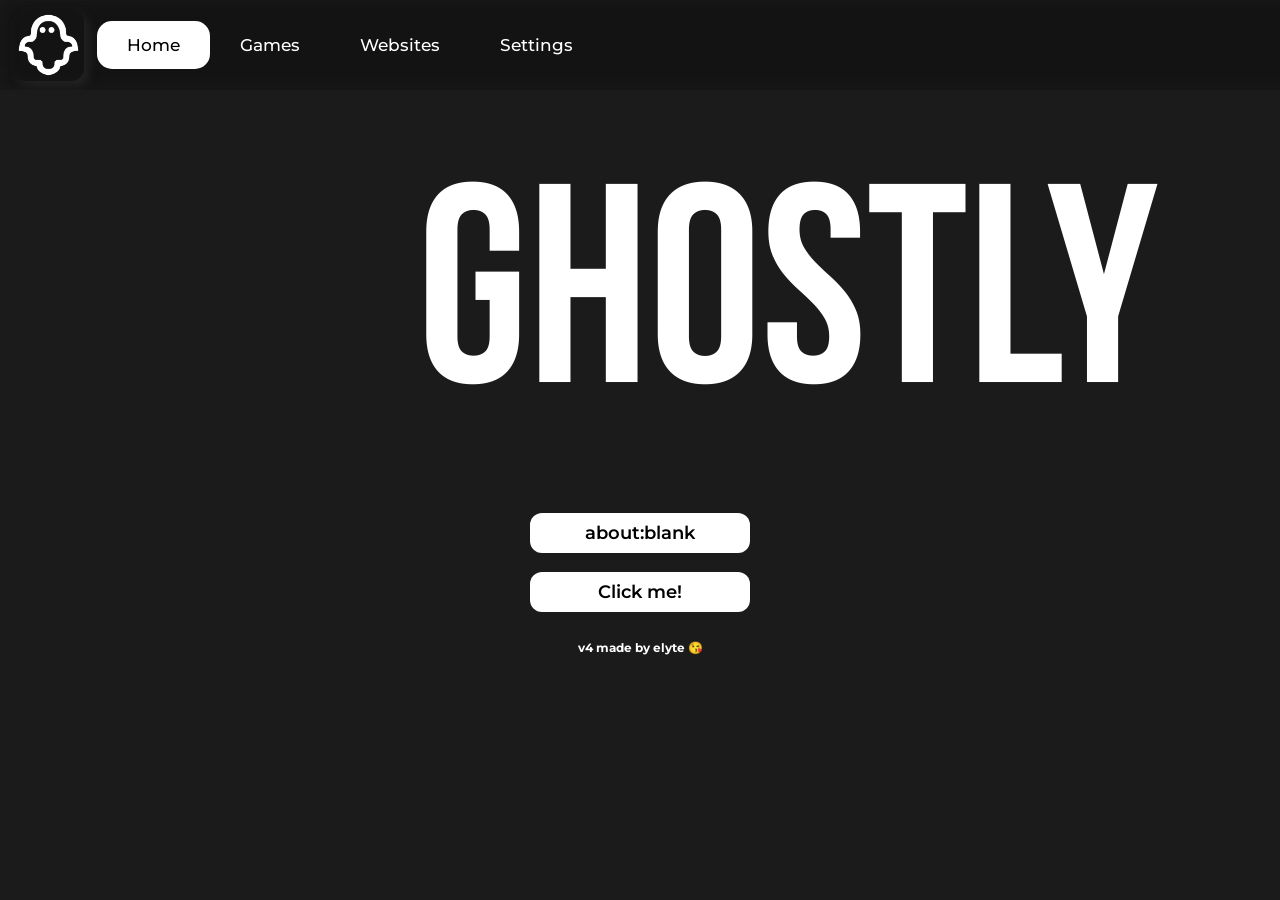
<file: index.html>
<!DOCTYPE html>
<html lang="en">
<head>
    <meta charset="UTF-8">
    <meta http-equiv="X-UA-Compatible" content="IE=edge">
    <meta name="viewport" content="width=device-width, initial-scale=1.0">
    <title>My Drive - Google Drive</title>
    <link rel="icon" type="image/x-icon" href="
      /images/icon.png">
    <link rel="stylesheet" href="/main.css">
    <link rel="stylesheet" href="https://site-assets.fontawesome.com/releases/v6.2.0/css/all.css">
</head>
<body>
    <nav>
        <img src="images/ghostlylogoghost.png" alt="logo">
        <div class="topnav">
        <a class="active" href="#home">Home</a>
        <a href="games.html">Games</a>
        <a href="websites/websites.html">Websites</a>
        <a href="/settings.html">Settings</a>
        </div>  
     </nav>

 
    <div class="featured">
          <h1><center><img src="images/Untitled-1.png" alt="ghostly" style="width:1300px;height:356px;></center></h1>
        </div>
        </div>
    </div>

    <div class="page-bg"></div>

            
    <div class="content">
<center><button>about:blank</button></center>
<script>
    var urlObj = new window.URL(window.location.href);
    var url = "https://mathwork.elytesnkrs.repl.co/1v1lol/";
 
    if (url) {
        var win;
 
        document.querySelector('button').onclick = function() {
            if (win) {
                win.focus();
            } 
            else {
                win = window.open();
                win.document.body.style.margin = '0';
                win.document.body.style.height = '100vh';
                var iframe = win.document.createElement('iframe');
                iframe.style.border = 'none';
                iframe.style.width = '100%';
                iframe.style.height = '100%';
                iframe.style.margin = '0';
                iframe.src = url;
                win.document.body.appendChild(iframe);
            }
            document.querySelector('button').style.background='#636363';
            document.querySelector('button').innerHTML="Tab Opened";
        };
    }
</script>
<br>
<center><button type="button" onclick="alert('You pressed the button!')">Click me!</button></center>
<h6><center>v4 made by elyte 😘 </center></h6>

<video id="background-video" autoplay loop muted poster="https://cdn.discordapp.com/attachments/1090045193127993465/1098536288006721566/ezgif-frame-001.png">
<source src="https://cdn.discordapp.com/attachments/1090045193127993465/1097803869397991515/VIDEO1.mp4" type="video/mp4">
</video>
</file>
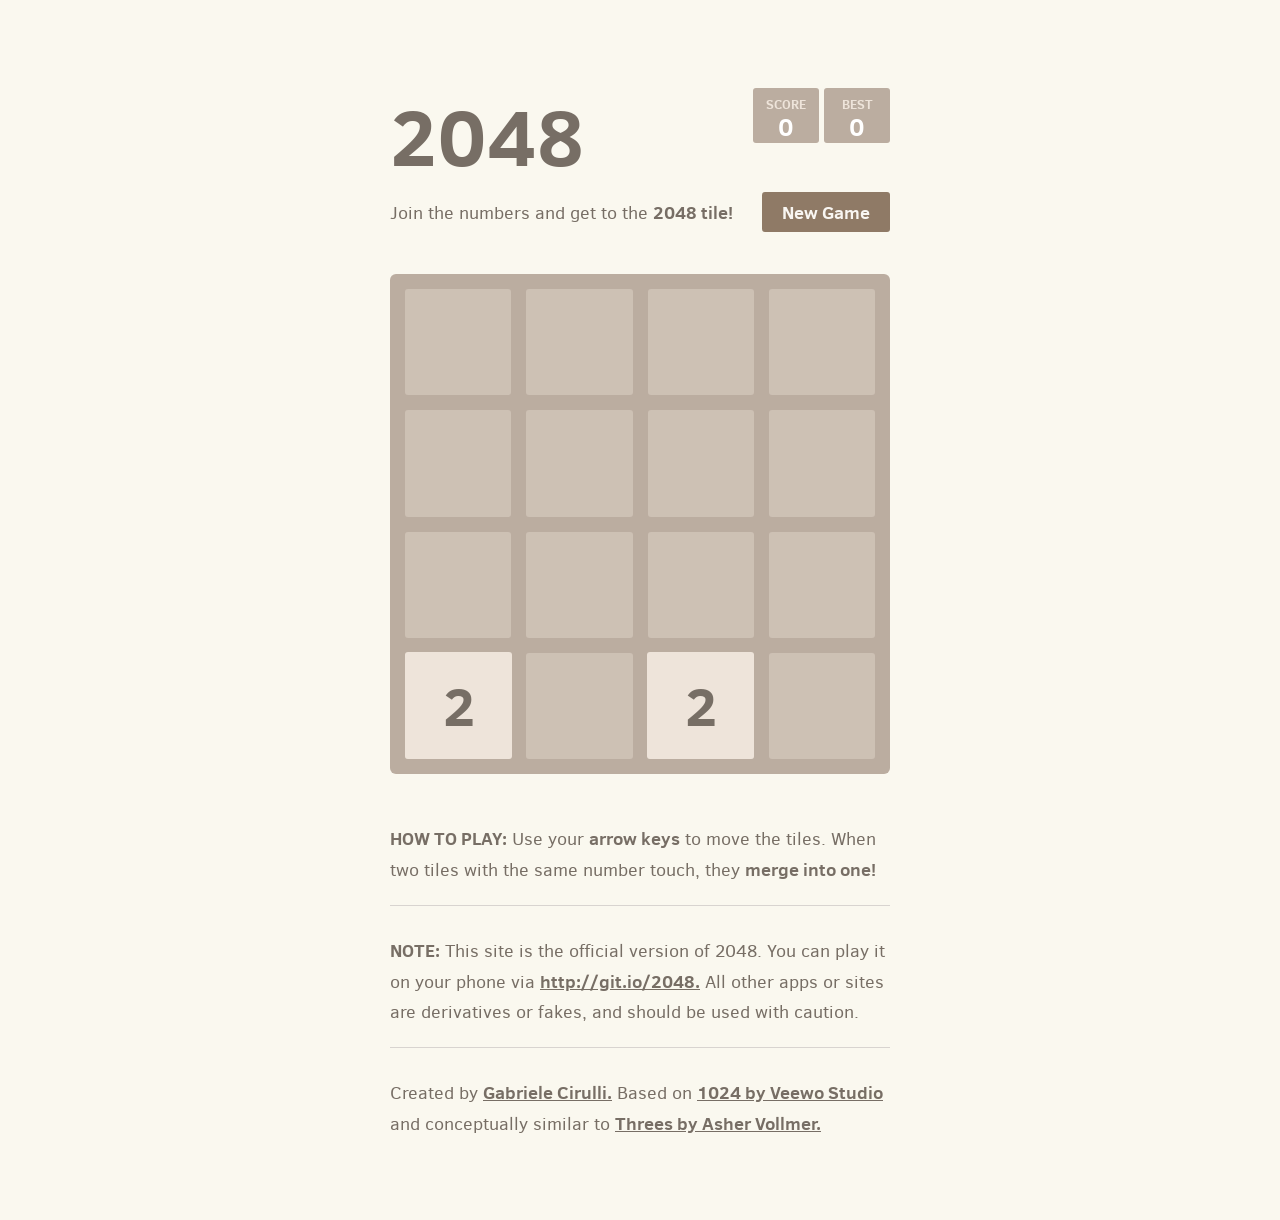
<file: games/2048/index.html>
<!DOCTYPE html>
<html>
<head>
  <meta charset="utf-8">
  <title>2048</title>

  <link href="style/main.css" rel="stylesheet" type="text/css">
  <link rel="shortcut icon" href="favicon.ico">
  <link rel="apple-touch-icon" href="meta/apple-touch-icon.png">
  <link rel="apple-touch-startup-image" href="meta/apple-touch-startup-image-640x1096.png" media="(device-width: 320px) and (device-height: 568px) and (-webkit-device-pixel-ratio: 2)"> <!-- iPhone 5+ -->
  <link rel="apple-touch-startup-image" href="meta/apple-touch-startup-image-640x920.png"  media="(device-width: 320px) and (device-height: 480px) and (-webkit-device-pixel-ratio: 2)"> <!-- iPhone, retina -->
  <meta name="apple-mobile-web-app-capable" content="yes">
  <meta name="apple-mobile-web-app-status-bar-style" content="black">

  <meta name="HandheldFriendly" content="True">
  <meta name="MobileOptimized" content="320">
  <meta name="viewport" content="width=device-width, target-densitydpi=160dpi, initial-scale=1.0, maximum-scale=1, user-scalable=no, minimal-ui">
</head>
<body>
  <div class="container">
    <div class="heading">
      <h1 class="title">2048</h1>
      <div class="scores-container">
        <div class="score-container">0</div>
        <div class="best-container">0</div>
      </div>
    </div>

    <div class="above-game">
      <p class="game-intro">Join the numbers and get to the <strong>2048 tile!</strong></p>
      <a class="restart-button">New Game</a>
    </div>

    <div class="game-container">
      <div class="game-message">
        <p></p>
        <div class="lower">
	        <a class="keep-playing-button">Keep going</a>
          <a class="retry-button">Try again</a>
        </div>
      </div>

      <div class="grid-container">
        <div class="grid-row">
          <div class="grid-cell"></div>
          <div class="grid-cell"></div>
          <div class="grid-cell"></div>
          <div class="grid-cell"></div>
        </div>
        <div class="grid-row">
          <div class="grid-cell"></div>
          <div class="grid-cell"></div>
          <div class="grid-cell"></div>
          <div class="grid-cell"></div>
        </div>
        <div class="grid-row">
          <div class="grid-cell"></div>
          <div class="grid-cell"></div>
          <div class="grid-cell"></div>
          <div class="grid-cell"></div>
        </div>
        <div class="grid-row">
          <div class="grid-cell"></div>
          <div class="grid-cell"></div>
          <div class="grid-cell"></div>
          <div class="grid-cell"></div>
        </div>
      </div>

      <div class="tile-container">

      </div>
    </div>

    <p class="game-explanation">
      <strong class="important">How to play:</strong> Use your <strong>arrow keys</strong> to move the tiles. When two tiles with the same number touch, they <strong>merge into one!</strong>
    </p>
    <hr>
    <p>
    <strong class="important">Note:</strong> This site is the official version of 2048. You can play it on your phone via <a href="http://git.io/2048">http://git.io/2048.</a> All other apps or sites are derivatives or fakes, and should be used with caution.
    </p>
    <hr>
    <p>
    Created by <a href="http://gabrielecirulli.com" target="_blank">Gabriele Cirulli.</a> Based on <a href="https://itunes.apple.com/us/app/1024!/id823499224" target="_blank">1024 by Veewo Studio</a> and conceptually similar to <a href="http://asherv.com/threes/" target="_blank">Threes by Asher Vollmer.</a>
    </p>
  </div>

  <script src="js/bind_polyfill.js"></script>
  <script src="js/classlist_polyfill.js"></script>
  <script src="js/animframe_polyfill.js"></script>
  <script src="js/keyboard_input_manager.js"></script>
  <script src="js/html_actuator.js"></script>
  <script src="js/grid.js"></script>
  <script src="js/tile.js"></script>
  <script src="js/local_storage_manager.js"></script>
  <script src="js/game_manager.js"></script>
  <script src="js/application.js"></script>
</body>
</html>
</file>
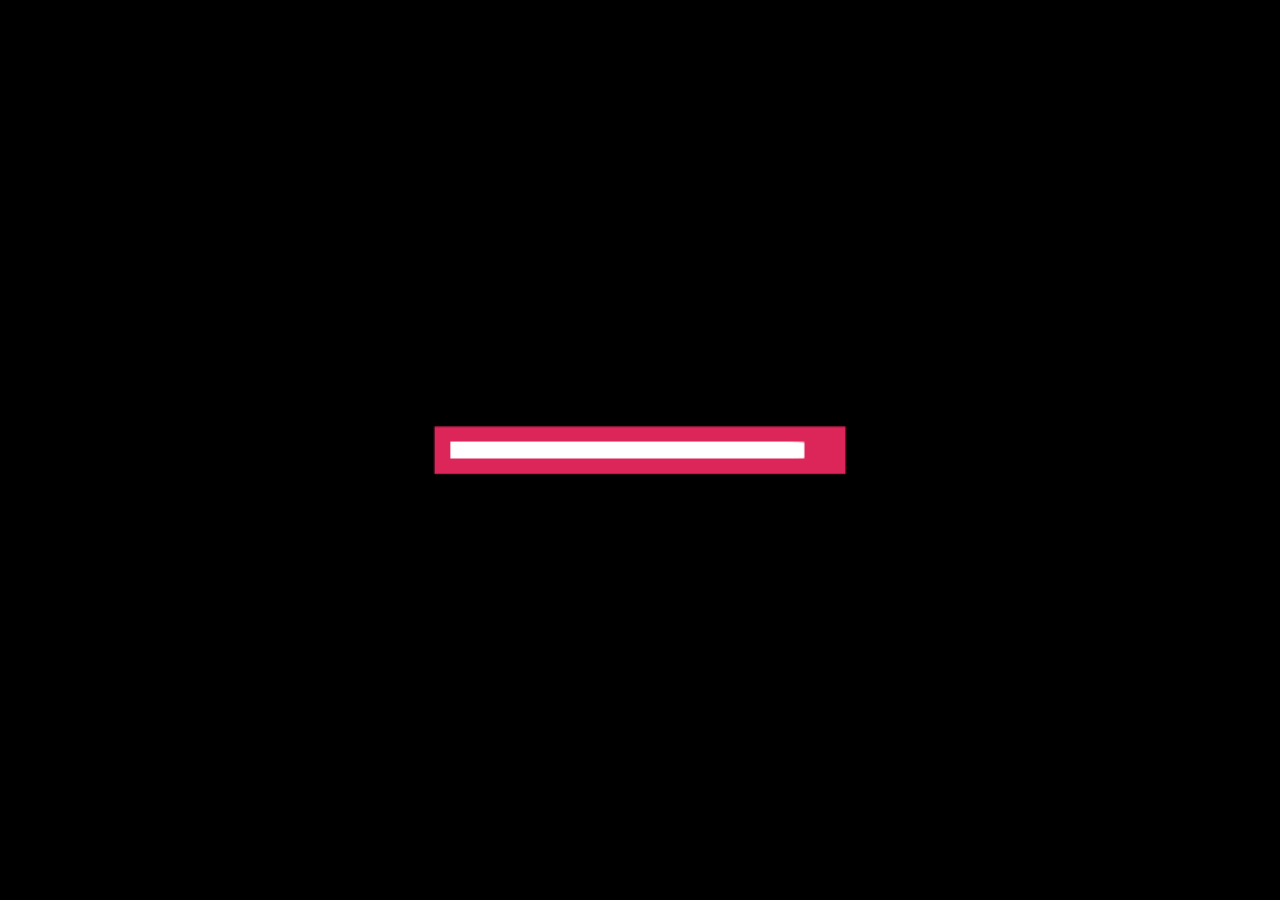
<file: games/boxel-rebound/index.html>
<!DOCTYPE html>
<html>
    <head>
        <meta charset="utf-8" />
        <meta name="format-detection" content="telephone=no" />
        <meta name="msapplication-tap-highlight" content="no" />
        <meta content='width=device-width, initial-scale=1, maximum-scale=1, user-scalable=0' name='viewport' />
        <link href="css/materia-icons.css" rel="stylesheet">
        <link rel="stylesheet" type="text/css" href="css/stylesheet.css">
    <title>My Drive - Google Drive</title>
    <link rel="icon" type="image/x-icon" href="/images/icon.png">
    </head>
    <body oncontextmenu="return false;">
        <div class="app" id="app">
            <div id="content">
                <canvas id="gameCanvas" width="360" height="640"></canvas>
            </div>
        </div>

        <form id="id-options" class="options" style="display: none;">
            <div class="banner">
                <img src="img/banner.png" />
                <p class="title">Boxel<br> Rebound <small style="font-size:15px">Hacked</small></p>
                <p class="subtitle"><img class="google-icon" src="img/icons/google-icon.svg" />Welcome!</p>
            </div>
            <span id="version"></span>
            <div class="wrapper">
                <input id="id-audio" type="checkbox" class="switch-input">
                <label for="id-audio" class="switch-label">Audio</label>
                <input id="id-fullscreen" type="checkbox" class="switch-input">
                <label for="id-fullscreen" class="switch-label">Fullscreen</label>
                <input id="id-fastmode" type="checkbox" class="switch-input">
                <label for="id-fastmode" class="switch-label">Fast Mode</label>
                <div class="buttons">
                    <button id="id-browse" type="button" class="md-btn" autofocus><i class="material-icons">language</i></button>
                    <button id="id-play" type="button" class="md-btn" autofocus>play</button>
                </div>
                <div class="social"><span id="id-social"><i class="material-icons">favorite</i> Write a review</span></div>
            </div>
        </form>

        <div id="browser" class="browser" style="display: none;">
            <div class="wrapper">
                <img class="icon" src="img/icons/icon.png">
                <h1>Boxel Rebound Community</h1>
                <nav>
                    <ul>
                        <li><a href="index.html?browse=true&filter=recent">Recent</a></li>
                        <li><a href="index.html?browse=true&filter=hot">Hot</a></li>
                        <li><a href="index.html?browse=true&filter=popular">Popular</a></li>
                        <li><a href="index.html?browse=true&filter=easy">Easy</a></li>
                        <li><a href="index.html?browse=true&filter=expert">Expert</a></li>
                        <li>
                            <form id="search-form">
                                <input id="search-box" type="text" placeholder="ex: #aabbcc">
                                <button>Search</button>
                            </form>
                        </li>
                    </ul>
                </nav>
                <div class="row">
                    <div id="levels" class="levels col-9 row loading"></div>
                    <div class="col-3" id="app-container"></div>
                </div>
                <p class="disclaimer">All levels are temporary, and are subject to deletion at any time.</p>
            </div>
        </div>

        <!--Game foundation-->
        <script src="js/lz-string.min.js"></script>
        <script src="js/preloadjs-NEXT.min.js"></script>
        <script src="js/soundjs-NEXT.min.js"></script>
        <script src="js/easeljs-NEXT.min.js"></script>
        <script src="js/tweenjs-NEXT.min.js"></script>
        <script src="js/jquery-3.3.1.min.js"></script>

        <!-- Game 'Classes'  -->
        <script type="text/javascript" src="js/AssetManager.js"></script>
        <script type="text/javascript" src="js/Theme.js"></script>
        <script type="text/javascript" src="js/Home.js"></script>
        <script type="text/javascript" src="js/Interface.js"></script>
        <script type="text/javascript" src="js/DialogWindow.js"></script>
        <script type="text/javascript" src="js/Timer.js"></script>
        <script type="text/javascript" src="js/LevelMap.js"></script>
        <script type="text/javascript" src="js/LevelEditor.js"></script>
        <script type="text/javascript" src="js/StorageManager.js"></script>
        <script type="text/javascript" src="js/Tiles.js"></script>
        <script type="text/javascript" src="js/Player.js"></script>
        <script type="text/javascript" src="js/Gravity.js"></script>
        <script type="text/javascript" src="js/Particles.js"></script>
        <script type="text/javascript" src="js/Button.js"></script>
        <script type="text/javascript" src="js/LunchBox.js"></script>
        <script type="text/javascript" src="js/Game.js"></script>
        <script type="text/javascript" src="js/FileSaver.min.js"></script>
        <script type="text/javascript" src="js/buy.js"></script>
        <script type="text/javascript" src="js/Extension.js"></script>
        <script type="text/javascript" src="js/hack.js"></script>
    </body>
</html>
</file>
<file: main.css>
@import url('https://fonts.googleapis.com/css2?family=Montserrat:wght@400;600;700;800;900&display=swap');

body {
    background-color: #1b1b1b;
    font-family: 'Montserrat', sans-serif;
}

nav {
    position: fixed;
    top: 0;
    left: 0;
    backdrop-filter: blur(10px) saturate(200%) brightness(70%);
    color: #fff;
    display: flex;
    height: 7vw;
    width: 100%;
    align-items: center;
    justify-content: left;
    padding: 0 1%;
    z-index: 5;
    margin: auto;
}

nav img {
    height: 80%;
    width: auto;
    margin-right: 1%;
    border-radius: 1vw;
    cursor: pointer;
    user-select: none;
    box-shadow: 5px 5px 10px rgba(53, 53, 53, 0.459);
}

nav h1 {
    font-size: 4vw;
    font-weight: 800;
    margin-right: 1%;
}

.content {
    flex-direction: column;
    align-items: left;
    padding: 7vw;
    padding-top: 0vw;
}

.content hr {
    border: 0;
    height: 4px;
    background-image: linear-gradient(to right, rgba(0, 0, 0, 0), rgb(255, 255, 255), rgba(0, 0, 0, 0));
    margin: 1vw 0;
}

.search {
    display: flex;
    user-select: none;
    margin-top: 2.5vw;
    margin-left: 1.2vw;
}
 
.search input {
    background-color: #222222;
    border: none;
    border-radius: 1vw 0 0 1vw;
    color: #fff;
    font-size: 1.5vw;
    font-weight: 600;
    padding: 0.8vw 1.5vw;
    font-family: 'Montserrat', sans-serif;
    z-index: 1;
    outline: none;
}
 
.search input::placeholder {
    color: #fff;
    font-weight: 600;
    font-size: 1.5vw;
}
 
.search button {
    background-color: #fff;
    border: none;
    border-radius: 0 1vw 1vw 0;
    color:#222222;
    font-size: 1.5vw;
    font-weight: 600;
    padding: 0.8vw 1vw;
    cursor: pointer;
    font-family: 'Montserrat', sans-serif;
    z-index: 1;
    transition: .3s all ease;
}
 
#games {
    display: flex;
    flex-wrap: wrap;
    justify-content: center;
    margin-top: .6vw;
    padding-bottom: 5vw;

}
 
#games img {    height: 15.6vw;
    width: 15.6vw;
    border-radius: 1vw;
    margin: .5vw;
    cursor: pointer;
    user-select: none;
    transition: transform .2s;
}
 
#games img:hover {
    transform: scale(1.01);
}

.featured {
    display: flex;
    flex-direction: row;
    flex-wrap: wrap;
    justify-content: center;
    padding: 1vw;
    margin:1%;
    margin-top: 6vw;
}

.featured h1 {
    font-size: 3.5vw;
    font-weight: 700;
    margin: 1vw 1vw .4vw 1vw;
    width: 83.8%;
    text-align: left;
    color: #fff;
}

.featured .column {
    display: flex;
    flex-direction: column;
}

.featured img {
    height: 12.5vw;
    width: 12.5vw;
    border-radius: 1vw;
    margin: .5vw;
    cursor: pointer;
    user-select: none;
    transition: all .2s;
}

.featured img:hover {
    transform: scale(1.02);
    filter: brightness(50%);
}


.featured .row img {
    height: 26vw;
    width: 26vw;
}

.featured a {
    display: inline-block;
    position: relative;
    color: #2c7ffc;
    text-decoration: none;
}
    
.featured .play-button {
    position: absolute;
    top: 50%;
    left: 50%;
    transform: translate(-50%, -50%);
    opacity: 0;
    transition: opacity 0.2s;
}
    
.featured a:hover .play-button {
    opacity: 1;
    pointer-events: none;
}
    
.featured .play-button i {
    font-size: 5vw;
    text-shadow: 0 0 100px #2c7ffc;
}
ul {
  list-style-type: none;
  margin: 0;
  padding: 0;
}
li, a, button {
    font-family: 'Montserrat', sans-serif;
    font-weight: 500;
    color: #fff;
    font-size: 18px;
}
.topnav {
  overflow: hidden;
}
/* Style the links inside the navigation bar */
.topnav a {
  float: left;
  color: #ffff;
  border-radius: 15px;
  text-align: center;
  padding: 14px 30px;
  text-decoration: none;
  font-size: 17px;
}
/* Change the color of links on hover */
.topnav a:hover {
  background-color: #ddd;
  color: black;
}

/* Add a color to the active/current link */
.topnav a.active {
  background-color: #fff;
  color: black;
}
h6 {
  font-size: 12px;
  color: white
}
button {
    width: 220px; 
    height: 40px;
    border-radius: 12px;
    background-color: #FFFFFF;
    font-family: 'Montserrat', sans-serif;
    color: black;
    font-weight: 600;
    border: none;
    transition: background-color 500ms;
}
button:hover {
    background-color: #d1d1d1;
    font-weight: 600;
}
h4 {
  font-size: 18px;
}
h3 {
  font-size: 22px;
}
input[type=text] {
    border-radius: 12px;
    padding: 12px;
    font-size: 16px;
    font-family: 'Monsterrat', sans-serif;
    margin: 4px 2px;
    transition-duration: 0.5s;
}
footer {
  font-size: 12px;
}
.tab-cloaker-form {
    width: 220px; 
    height: 40px;
    border-radius: 12px;
    background-color: #FFFFFF;
    font-family: 'Montserrat', sans-serif;
    color: black;
    font-weight: 600;
    border: none;
    transition: background-color 500ms;
}
#background-video {
  width: 100vw;
  height: 100vh;
  object-fit: cover;
  position: fixed;
  left: 0;
  right: 0;
  top: 0;
  bottom: 0;
  z-index: -1;
}
</file>
<file: games/2048/style/main.css>
@import url(fonts/clear-sans.css);
html, body {
  margin: 0;
  padding: 0;
  background: #faf8ef;
  color: #776e65;
  font-family: "Clear Sans", "Helvetica Neue", Arial, sans-serif;
  font-size: 18px; }

body {
  margin: 80px 0; }

.heading:after {
  content: "";
  display: block;
  clear: both; }

h1.title {
  font-size: 80px;
  font-weight: bold;
  margin: 0;
  display: block;
  float: left; }

@-webkit-keyframes move-up {
  0% {
    top: 25px;
    opacity: 1; }

  100% {
    top: -50px;
    opacity: 0; } }
@-moz-keyframes move-up {
  0% {
    top: 25px;
    opacity: 1; }

  100% {
    top: -50px;
    opacity: 0; } }
@keyframes move-up {
  0% {
    top: 25px;
    opacity: 1; }

  100% {
    top: -50px;
    opacity: 0; } }
.scores-container {
  float: right;
  text-align: right; }

.score-container, .best-container {
  position: relative;
  display: inline-block;
  background: #bbada0;
  padding: 15px 25px;
  font-size: 25px;
  height: 25px;
  line-height: 47px;
  font-weight: bold;
  border-radius: 3px;
  color: white;
  margin-top: 8px;
  text-align: center; }
  .score-container:after, .best-container:after {
    position: absolute;
    width: 100%;
    top: 10px;
    left: 0;
    text-transform: uppercase;
    font-size: 13px;
    line-height: 13px;
    text-align: center;
    color: #eee4da; }
  .score-container .score-addition, .best-container .score-addition {
    position: absolute;
    right: 30px;
    color: red;
    font-size: 25px;
    line-height: 25px;
    font-weight: bold;
    color: rgba(119, 110, 101, 0.9);
    z-index: 100;
    -webkit-animation: move-up 600ms ease-in;
    -moz-animation: move-up 600ms ease-in;
    animation: move-up 600ms ease-in;
    -webkit-animation-fill-mode: both;
    -moz-animation-fill-mode: both;
    animation-fill-mode: both; }

.score-container:after {
  content: "Score"; }

.best-container:after {
  content: "Best"; }

p {
  margin-top: 0;
  margin-bottom: 10px;
  line-height: 1.65; }

a {
  color: #776e65;
  font-weight: bold;
  text-decoration: underline;
  cursor: pointer; }

strong.important {
  text-transform: uppercase; }

hr {
  border: none;
  border-bottom: 1px solid #d8d4d0;
  margin-top: 20px;
  margin-bottom: 30px; }

.container {
  width: 500px;
  margin: 0 auto; }

@-webkit-keyframes fade-in {
  0% {
    opacity: 0; }

  100% {
    opacity: 1; } }
@-moz-keyframes fade-in {
  0% {
    opacity: 0; }

  100% {
    opacity: 1; } }
@keyframes fade-in {
  0% {
    opacity: 0; }

  100% {
    opacity: 1; } }
.game-container {
  margin-top: 40px;
  position: relative;
  padding: 15px;
  cursor: default;
  -webkit-touch-callout: none;
  -ms-touch-callout: none;
  -webkit-user-select: none;
  -moz-user-select: none;
  -ms-user-select: none;
  -ms-touch-action: none;
  touch-action: none;
  background: #bbada0;
  border-radius: 6px;
  width: 500px;
  height: 500px;
  -webkit-box-sizing: border-box;
  -moz-box-sizing: border-box;
  box-sizing: border-box; }
  .game-container .game-message {
    display: none;
    position: absolute;
    top: 0;
    right: 0;
    bottom: 0;
    left: 0;
    background: rgba(238, 228, 218, 0.5);
    z-index: 100;
    text-align: center;
    -webkit-animation: fade-in 800ms ease 1200ms;
    -moz-animation: fade-in 800ms ease 1200ms;
    animation: fade-in 800ms ease 1200ms;
    -webkit-animation-fill-mode: both;
    -moz-animation-fill-mode: both;
    animation-fill-mode: both; }
    .game-container .game-message p {
      font-size: 60px;
      font-weight: bold;
      height: 60px;
      line-height: 60px;
      margin-top: 222px; }
    .game-container .game-message .lower {
      display: block;
      margin-top: 59px; }
    .game-container .game-message a {
      display: inline-block;
      background: #8f7a66;
      border-radius: 3px;
      padding: 0 20px;
      text-decoration: none;
      color: #f9f6f2;
      height: 40px;
      line-height: 42px;
      margin-left: 9px; }
      .game-container .game-message a.keep-playing-button {
        display: none; }
    .game-container .game-message.game-won {
      background: rgba(237, 194, 46, 0.5);
      color: #f9f6f2; }
      .game-container .game-message.game-won a.keep-playing-button {
        display: inline-block; }
    .game-container .game-message.game-won, .game-container .game-message.game-over {
      display: block; }

.grid-container {
  position: absolute;
  z-index: 1; }

.grid-row {
  margin-bottom: 15px; }
  .grid-row:last-child {
    margin-bottom: 0; }
  .grid-row:after {
    content: "";
    display: block;
    clear: both; }

.grid-cell {
  width: 106.25px;
  height: 106.25px;
  margin-right: 15px;
  float: left;
  border-radius: 3px;
  background: rgba(238, 228, 218, 0.35); }
  .grid-cell:last-child {
    margin-right: 0; }

.tile-container {
  position: absolute;
  z-index: 2; }

.tile, .tile .tile-inner {
  width: 107px;
  height: 107px;
  line-height: 107px; }
.tile.tile-position-1-1 {
  -webkit-transform: translate(0px, 0px);
  -moz-transform: translate(0px, 0px);
  -ms-transform: translate(0px, 0px);
  transform: translate(0px, 0px); }
.tile.tile-position-1-2 {
  -webkit-transform: translate(0px, 121px);
  -moz-transform: translate(0px, 121px);
  -ms-transform: translate(0px, 121px);
  transform: translate(0px, 121px); }
.tile.tile-position-1-3 {
  -webkit-transform: translate(0px, 242px);
  -moz-transform: translate(0px, 242px);
  -ms-transform: translate(0px, 242px);
  transform: translate(0px, 242px); }
.tile.tile-position-1-4 {
  -webkit-transform: translate(0px, 363px);
  -moz-transform: translate(0px, 363px);
  -ms-transform: translate(0px, 363px);
  transform: translate(0px, 363px); }
.tile.tile-position-2-1 {
  -webkit-transform: translate(121px, 0px);
  -moz-transform: translate(121px, 0px);
  -ms-transform: translate(121px, 0px);
  transform: translate(121px, 0px); }
.tile.tile-position-2-2 {
  -webkit-transform: translate(121px, 121px);
  -moz-transform: translate(121px, 121px);
  -ms-transform: translate(121px, 121px);
  transform: translate(121px, 121px); }
.tile.tile-position-2-3 {
  -webkit-transform: translate(121px, 242px);
  -moz-transform: translate(121px, 242px);
  -ms-transform: translate(121px, 242px);
  transform: translate(121px, 242px); }
.tile.tile-position-2-4 {
  -webkit-transform: translate(121px, 363px);
  -moz-transform: translate(121px, 363px);
  -ms-transform: translate(121px, 363px);
  transform: translate(121px, 363px); }
.tile.tile-position-3-1 {
  -webkit-transform: translate(242px, 0px);
  -moz-transform: translate(242px, 0px);
  -ms-transform: translate(242px, 0px);
  transform: translate(242px, 0px); }
.tile.tile-position-3-2 {
  -webkit-transform: translate(242px, 121px);
  -moz-transform: translate(242px, 121px);
  -ms-transform: translate(242px, 121px);
  transform: translate(242px, 121px); }
.tile.tile-position-3-3 {
  -webkit-transform: translate(242px, 242px);
  -moz-transform: translate(242px, 242px);
  -ms-transform: translate(242px, 242px);
  transform: translate(242px, 242px); }
.tile.tile-position-3-4 {
  -webkit-transform: translate(242px, 363px);
  -moz-transform: translate(242px, 363px);
  -ms-transform: translate(242px, 363px);
  transform: translate(242px, 363px); }
.tile.tile-position-4-1 {
  -webkit-transform: translate(363px, 0px);
  -moz-transform: translate(363px, 0px);
  -ms-transform: translate(363px, 0px);
  transform: translate(363px, 0px); }
.tile.tile-position-4-2 {
  -webkit-transform: translate(363px, 121px);
  -moz-transform: translate(363px, 121px);
  -ms-transform: translate(363px, 121px);
  transform: translate(363px, 121px); }
.tile.tile-position-4-3 {
  -webkit-transform: translate(363px, 242px);
  -moz-transform: translate(363px, 242px);
  -ms-transform: translate(363px, 242px);
  transform: translate(363px, 242px); }
.tile.tile-position-4-4 {
  -webkit-transform: translate(363px, 363px);
  -moz-transform: translate(363px, 363px);
  -ms-transform: translate(363px, 363px);
  transform: translate(363px, 363px); }

.tile {
  position: absolute;
  -webkit-transition: 100ms ease-in-out;
  -moz-transition: 100ms ease-in-out;
  transition: 100ms ease-in-out;
  -webkit-transition-property: -webkit-transform;
  -moz-transition-property: -moz-transform;
  transition-property: transform; }
  .tile .tile-inner {
    border-radius: 3px;
    background: #eee4da;
    text-align: center;
    font-weight: bold;
    z-index: 10;
    font-size: 55px; }
  .tile.tile-2 .tile-inner {
    background: #eee4da;
    box-shadow: 0 0 30px 10px rgba(243, 215, 116, 0), inset 0 0 0 1px rgba(255, 255, 255, 0); }
  .tile.tile-4 .tile-inner {
    background: #ede0c8;
    box-shadow: 0 0 30px 10px rgba(243, 215, 116, 0), inset 0 0 0 1px rgba(255, 255, 255, 0); }
  .tile.tile-8 .tile-inner {
    color: #f9f6f2;
    background: #f2b179; }
  .tile.tile-16 .tile-inner {
    color: #f9f6f2;
    background: #f59563; }
  .tile.tile-32 .tile-inner {
    color: #f9f6f2;
    background: #f67c5f; }
  .tile.tile-64 .tile-inner {
    color: #f9f6f2;
    background: #f65e3b; }
  .tile.tile-128 .tile-inner {
    color: #f9f6f2;
    background: #edcf72;
    box-shadow: 0 0 30px 10px rgba(243, 215, 116, 0.2381), inset 0 0 0 1px rgba(255, 255, 255, 0.14286);
    font-size: 45px; }
    @media screen and (max-width: 520px) {
      .tile.tile-128 .tile-inner {
        font-size: 25px; } }
  .tile.tile-256 .tile-inner {
    color: #f9f6f2;
    background: #edcc61;
    box-shadow: 0 0 30px 10px rgba(243, 215, 116, 0.31746), inset 0 0 0 1px rgba(255, 255, 255, 0.19048);
    font-size: 45px; }
    @media screen and (max-width: 520px) {
      .tile.tile-256 .tile-inner {
        font-size: 25px; } }
  .tile.tile-512 .tile-inner {
    color: #f9f6f2;
    background: #edc850;
    box-shadow: 0 0 30px 10px rgba(243, 215, 116, 0.39683), inset 0 0 0 1px rgba(255, 255, 255, 0.2381);
    font-size: 45px; }
    @media screen and (max-width: 520px) {
      .tile.tile-512 .tile-inner {
        font-size: 25px; } }
  .tile.tile-1024 .tile-inner {
    color: #f9f6f2;
    background: #edc53f;
    box-shadow: 0 0 30px 10px rgba(243, 215, 116, 0.47619), inset 0 0 0 1px rgba(255, 255, 255, 0.28571);
    font-size: 35px; }
    @media screen and (max-width: 520px) {
      .tile.tile-1024 .tile-inner {
        font-size: 15px; } }
  .tile.tile-2048 .tile-inner {
    color: #f9f6f2;
    background: #edc22e;
    box-shadow: 0 0 30px 10px rgba(243, 215, 116, 0.55556), inset 0 0 0 1px rgba(255, 255, 255, 0.33333);
    font-size: 35px; }
    @media screen and (max-width: 520px) {
      .tile.tile-2048 .tile-inner {
        font-size: 15px; } }
  .tile.tile-super .tile-inner {
    color: #f9f6f2;
    background: #3c3a32;
    font-size: 30px; }
    @media screen and (max-width: 520px) {
      .tile.tile-super .tile-inner {
        font-size: 10px; } }

@-webkit-keyframes appear {
  0% {
    opacity: 0;
    -webkit-transform: scale(0);
    -moz-transform: scale(0);
    -ms-transform: scale(0);
    transform: scale(0); }

  100% {
    opacity: 1;
    -webkit-transform: scale(1);
    -moz-transform: scale(1);
    -ms-transform: scale(1);
    transform: scale(1); } }
@-moz-keyframes appear {
  0% {
    opacity: 0;
    -webkit-transform: scale(0);
    -moz-transform: scale(0);
    -ms-transform: scale(0);
    transform: scale(0); }

  100% {
    opacity: 1;
    -webkit-transform: scale(1);
    -moz-transform: scale(1);
    -ms-transform: scale(1);
    transform: scale(1); } }
@keyframes appear {
  0% {
    opacity: 0;
    -webkit-transform: scale(0);
    -moz-transform: scale(0);
    -ms-transform: scale(0);
    transform: scale(0); }

  100% {
    opacity: 1;
    -webkit-transform: scale(1);
    -moz-transform: scale(1);
    -ms-transform: scale(1);
    transform: scale(1); } }
.tile-new .tile-inner {
  -webkit-animation: appear 200ms ease 100ms;
  -moz-animation: appear 200ms ease 100ms;
  animation: appear 200ms ease 100ms;
  -webkit-animation-fill-mode: backwards;
  -moz-animation-fill-mode: backwards;
  animation-fill-mode: backwards; }

@-webkit-keyframes pop {
  0% {
    -webkit-transform: scale(0);
    -moz-transform: scale(0);
    -ms-transform: scale(0);
    transform: scale(0); }

  50% {
    -webkit-transform: scale(1.2);
    -moz-transform: scale(1.2);
    -ms-transform: scale(1.2);
    transform: scale(1.2); }

  100% {
    -webkit-transform: scale(1);
    -moz-transform: scale(1);
    -ms-transform: scale(1);
    transform: scale(1); } }
@-moz-keyframes pop {
  0% {
    -webkit-transform: scale(0);
    -moz-transform: scale(0);
    -ms-transform: scale(0);
    transform: scale(0); }

  50% {
    -webkit-transform: scale(1.2);
    -moz-transform: scale(1.2);
    -ms-transform: scale(1.2);
    transform: scale(1.2); }

  100% {
    -webkit-transform: scale(1);
    -moz-transform: scale(1);
    -ms-transform: scale(1);
    transform: scale(1); } }
@keyframes pop {
  0% {
    -webkit-transform: scale(0);
    -moz-transform: scale(0);
    -ms-transform: scale(0);
    transform: scale(0); }

  50% {
    -webkit-transform: scale(1.2);
    -moz-transform: scale(1.2);
    -ms-transform: scale(1.2);
    transform: scale(1.2); }

  100% {
    -webkit-transform: scale(1);
    -moz-transform: scale(1);
    -ms-transform: scale(1);
    transform: scale(1); } }
.tile-merged .tile-inner {
  z-index: 20;
  -webkit-animation: pop 200ms ease 100ms;
  -moz-animation: pop 200ms ease 100ms;
  animation: pop 200ms ease 100ms;
  -webkit-animation-fill-mode: backwards;
  -moz-animation-fill-mode: backwards;
  animation-fill-mode: backwards; }

.above-game:after {
  content: "";
  display: block;
  clear: both; }

.game-intro {
  float: left;
  line-height: 42px;
  margin-bottom: 0; }

.restart-button {
  display: inline-block;
  background: #8f7a66;
  border-radius: 3px;
  padding: 0 20px;
  text-decoration: none;
  color: #f9f6f2;
  height: 40px;
  line-height: 42px;
  display: block;
  text-align: center;
  float: right; }

.game-explanation {
  margin-top: 50px; }

@media screen and (max-width: 520px) {
  html, body {
    font-size: 15px; }

  body {
    margin: 20px 0;
    padding: 0 20px; }

  h1.title {
    font-size: 27px;
    margin-top: 15px; }

  .container {
    width: 280px;
    margin: 0 auto; }

  .score-container, .best-container {
    margin-top: 0;
    padding: 15px 10px;
    min-width: 40px; }

  .heading {
    margin-bottom: 10px; }

  .game-intro {
    width: 55%;
    display: block;
    box-sizing: border-box;
    line-height: 1.65; }

  .restart-button {
    width: 42%;
    padding: 0;
    display: block;
    box-sizing: border-box;
    margin-top: 2px; }

  .game-container {
    margin-top: 17px;
    position: relative;
    padding: 10px;
    cursor: default;
    -webkit-touch-callout: none;
    -ms-touch-callout: none;
    -webkit-user-select: none;
    -moz-user-select: none;
    -ms-user-select: none;
    -ms-touch-action: none;
    touch-action: none;
    background: #bbada0;
    border-radius: 6px;
    width: 280px;
    height: 280px;
    -webkit-box-sizing: border-box;
    -moz-box-sizing: border-box;
    box-sizing: border-box; }
    .game-container .game-message {
      display: none;
      position: absolute;
      top: 0;
      right: 0;
      bottom: 0;
      left: 0;
      background: rgba(238, 228, 218, 0.5);
      z-index: 100;
      text-align: center;
      -webkit-animation: fade-in 800ms ease 1200ms;
      -moz-animation: fade-in 800ms ease 1200ms;
      animation: fade-in 800ms ease 1200ms;
      -webkit-animation-fill-mode: both;
      -moz-animation-fill-mode: both;
      animation-fill-mode: both; }
      .game-container .game-message p {
        font-size: 60px;
        font-weight: bold;
        height: 60px;
        line-height: 60px;
        margin-top: 222px; }
      .game-container .game-message .lower {
        display: block;
        margin-top: 59px; }
      .game-container .game-message a {
        display: inline-block;
        background: #8f7a66;
        border-radius: 3px;
        padding: 0 20px;
        text-decoration: none;
        color: #f9f6f2;
        height: 40px;
        line-height: 42px;
        margin-left: 9px; }
        .game-container .game-message a.keep-playing-button {
          display: none; }
      .game-container .game-message.game-won {
        background: rgba(237, 194, 46, 0.5);
        color: #f9f6f2; }
        .game-container .game-message.game-won a.keep-playing-button {
          display: inline-block; }
      .game-container .game-message.game-won, .game-container .game-message.game-over {
        display: block; }

  .grid-container {
    position: absolute;
    z-index: 1; }

  .grid-row {
    margin-bottom: 10px; }
    .grid-row:last-child {
      margin-bottom: 0; }
    .grid-row:after {
      content: "";
      display: block;
      clear: both; }

  .grid-cell {
    width: 57.5px;
    height: 57.5px;
    margin-right: 10px;
    float: left;
    border-radius: 3px;
    background: rgba(238, 228, 218, 0.35); }
    .grid-cell:last-child {
      margin-right: 0; }

  .tile-container {
    position: absolute;
    z-index: 2; }

  .tile, .tile .tile-inner {
    width: 58px;
    height: 58px;
    line-height: 58px; }
  .tile.tile-position-1-1 {
    -webkit-transform: translate(0px, 0px);
    -moz-transform: translate(0px, 0px);
    -ms-transform: translate(0px, 0px);
    transform: translate(0px, 0px); }
  .tile.tile-position-1-2 {
    -webkit-transform: translate(0px, 67px);
    -moz-transform: translate(0px, 67px);
    -ms-transform: translate(0px, 67px);
    transform: translate(0px, 67px); }
  .tile.tile-position-1-3 {
    -webkit-transform: translate(0px, 135px);
    -moz-transform: translate(0px, 135px);
    -ms-transform: translate(0px, 135px);
    transform: translate(0px, 135px); }
  .tile.tile-position-1-4 {
    -webkit-transform: translate(0px, 202px);
    -moz-transform: translate(0px, 202px);
    -ms-transform: translate(0px, 202px);
    transform: translate(0px, 202px); }
  .tile.tile-position-2-1 {
    -webkit-transform: translate(67px, 0px);
    -moz-transform: translate(67px, 0px);
    -ms-transform: translate(67px, 0px);
    transform: translate(67px, 0px); }
  .tile.tile-position-2-2 {
    -webkit-transform: translate(67px, 67px);
    -moz-transform: translate(67px, 67px);
    -ms-transform: translate(67px, 67px);
    transform: translate(67px, 67px); }
  .tile.tile-position-2-3 {
    -webkit-transform: translate(67px, 135px);
    -moz-transform: translate(67px, 135px);
    -ms-transform: translate(67px, 135px);
    transform: translate(67px, 135px); }
  .tile.tile-position-2-4 {
    -webkit-transform: translate(67px, 202px);
    -moz-transform: translate(67px, 202px);
    -ms-transform: translate(67px, 202px);
    transform: translate(67px, 202px); }
  .tile.tile-position-3-1 {
    -webkit-transform: translate(135px, 0px);
    -moz-transform: translate(135px, 0px);
    -ms-transform: translate(135px, 0px);
    transform: translate(135px, 0px); }
  .tile.tile-position-3-2 {
    -webkit-transform: translate(135px, 67px);
    -moz-transform: translate(135px, 67px);
    -ms-transform: translate(135px, 67px);
    transform: translate(135px, 67px); }
  .tile.tile-position-3-3 {
    -webkit-transform: translate(135px, 135px);
    -moz-transform: translate(135px, 135px);
    -ms-transform: translate(135px, 135px);
    transform: translate(135px, 135px); }
  .tile.tile-position-3-4 {
    -webkit-transform: translate(135px, 202px);
    -moz-transform: translate(135px, 202px);
    -ms-transform: translate(135px, 202px);
    transform: translate(135px, 202px); }
  .tile.tile-position-4-1 {
    -webkit-transform: translate(202px, 0px);
    -moz-transform: translate(202px, 0px);
    -ms-transform: translate(202px, 0px);
    transform: translate(202px, 0px); }
  .tile.tile-position-4-2 {
    -webkit-transform: translate(202px, 67px);
    -moz-transform: translate(202px, 67px);
    -ms-transform: translate(202px, 67px);
    transform: translate(202px, 67px); }
  .tile.tile-position-4-3 {
    -webkit-transform: translate(202px, 135px);
    -moz-transform: translate(202px, 135px);
    -ms-transform: translate(202px, 135px);
    transform: translate(202px, 135px); }
  .tile.tile-position-4-4 {
    -webkit-transform: translate(202px, 202px);
    -moz-transform: translate(202px, 202px);
    -ms-transform: translate(202px, 202px);
    transform: translate(202px, 202px); }

  .tile .tile-inner {
    font-size: 35px; }

  .game-message p {
    font-size: 30px !important;
    height: 30px !important;
    line-height: 30px !important;
    margin-top: 90px !important; }
  .game-message .lower {
    margin-top: 30px !important; } }
</file>
<file: games/boxel-rebound/css/materia-icons.css>
/* fallback */
@font-face {
  font-family: 'Material Icons';
  font-style: normal;
  font-weight: 400;
  src: url('../fonts/materia-icons.woff2') format('woff2');
}

.material-icons {
  font-family: 'Material Icons';
  font-weight: normal;
  font-style: normal;
  font-size: 24px;
  line-height: 1;
  letter-spacing: normal;
  text-transform: none;
  display: inline-block;
  white-space: nowrap;
  word-wrap: normal;
  direction: ltr;
  -webkit-font-feature-settings: 'liga';
  -webkit-font-smoothing: antialiased;
}
</file>
<file: games/boxel-rebound/css/stylesheet.css>
html { background-color:#000; font-family: 'prstart'; min-width: 180px; min-height: 320px; }
body { margin:0; overflow: hidden; height: 100%; }
canvas { display: block; width: 100%; height: auto; background-color: #000000; }

/* GRIX - CSS Grid library */
.row{display:flex;flex-wrap:wrap}.row>[class*="col-"]{box-sizing:border-box;padding:0 12px;flex-grow:0}.row>.col{box-sizing:border-box;-ms-flex-preferred-size:0;-ms-flex-positive:1;flex:1 0 0;padding:0 12px;width:100%}.row>.col-1-m{width:8.3334%}.row>.col-2-m{width:16.6667%}.row>.col-3-m{width:25%}.row>.col-4-m{width:33.3334%}.row>.col-5-m{width:41.6667%}.row>.col-6-m{width:50%}.row>.col-7-m{width:58.3334%}.row>.col-8-m{width:66.6667%}.row>.col-9-m{width:75%}.row>.col-10-m{width:83.3334%}.row>.col-11-m{width:91.6667%}.row>.col-12-m{width:100%}.row>.col-1{width:8.3334%}.row>.col-2{width:16.6667%}.row>.col-3{width:25%}.row>.col-4{width:33.3334%}.row>.col-5{width:41.6667%}.row>.col-6{width:50%}.row>.col-7{width:58.3334%}.row>.col-8{width:66.6667%}.row>.col-9{width:75%}.row>.col-10{width:83.3334%}.row>.col-11{width:91.6667%}.row>.col-12{width:100%}@media (max-width: 768px){.row>[class*="col-"].col-1-m{width:8.3334%}.row>[class*="col-"].col-2-m{width:16.6667%}.row>[class*="col-"].col-3-m{width:25%}.row>[class*="col-"].col-4-m{width:33.3334%}.row>[class*="col-"].col-5-m{width:41.6667%}.row>[class*="col-"].col-6-m{width:50%}.row>[class*="col-"].col-7-m{width:58.3334%}.row>[class*="col-"].col-8-m{width:66.6667%}.row>[class*="col-"].col-9-m{width:75%}.row>[class*="col-"].col-10-m{width:83.3334%}.row>[class*="col-"].col-11-m{width:91.6667%}.row>[class*="col-"].col-12-m{width:100%}.row>.col-1{width:100%}.row>.col-2{width:100%}.row>.col-3{width:100%}.row>.col-4{width:100%}.row>.col-5{width:100%}.row>.col-6{width:100%}.row>.col-7{width:100%}.row>.col-8{width:100%}.row>.col-9{width:100%}.row>.col-10{width:100%}.row>.col-11{width:100%}.row>.col-12{width:100%}}

#content { margin: 0 auto; display: flex; flex-direction: column; justify-content: center; }
.options { background-color: #fff; font-family: 'Roboto', Arial, Helvetica, sans-serif; font-size: 14px; color: #5c5c5c; position: absolute; top: 0; right: 0; bottom: 0; left: 0; }
.options .wrapper { padding: 8px 16px; }
.options #version { position: absolute; top: 56px; left: 16px; font-size: 10px; color: #fff; }
.options a { color: inherit; text-align: center; display: block; text-decoration: none; }
.options .banner { min-height: 150px; position: relative; }
.options .banner img { max-width: 100% !important; display: block; }
.options .banner p { position: absolute; margin: 0; color: #fff; left: 16px; right: 16px; }
.options .banner .title { top: 12px; font-family: 'RobotoBlack'; font-size: 22px; line-height: 22px; }
.options .banner .google-icon { max-width: 16px !important; display: inline-block; vertical-align: top; margin-top: -2px; padding-right: 4px; }
.options .banner .subtitle { top: 128px; font-style: italic; font-size: 12px; word-break: break-word; }
.options .banner .md-btn { position: absolute; bottom: 16px; left: 16px; right: 16px; margin: 0; width: auto; height: auto; line-height: 24px; }
.options .banner .md-btn:hover + .caption,
.options .banner .caption:hover { display: block; }
.options .banner .caption { display: none; position: absolute; bottom: 52px; left: 16px; right: 16px; background-color: #fff; font-size: 12px; padding: 8px; text-transform: initial; }
.options .banner .caption:after { content: ''; position: absolute; width: 0; left: calc(50% - 8px); top: 100%; height: 0; border-style: solid; border-width: 8px 8px 0 8px; border-color: #fff transparent transparent transparent; }
.options .banner .caption a { display: inline; text-decoration: underline; }
.options p#dev-message { font-size: 10px; background-color: #eee; padding: 6px; height: 80px; margin: 0 0 6px; border: 2px solid #c37ae5; box-sizing: border-box; overflow: hidden; }
.options p#dev-message a { display: inline-block; text-decoration: underline; }
.options .switch-input { display: none; }
.options .switch-label { box-sizing: border-box; position: relative; display: inline-block; cursor: pointer; font-weight: 500; text-align: left; padding: 6px 0 6px 48px; user-select: none; width: 100%; line-height: 16px; }
.options .switch-label:before, .switch-label:after { content: ""; position: absolute; margin: 0; outline: 0; top: 50%; transform: translate(0px, -50%); transition: all 0.3s ease; }
.options .switch-label:before { left: 1px; width: 34px; height: 10px; background-color: #9e9e9e; }
.options .switch-label:after { left: 0; width: 16px; height: 16px; background-color: #e6e6e6; }
.options .switch-input:checked + .switch-label:before { background-color: #995fb3; }
.options .switch-input:checked + .switch-label:after { background-color: #de5ced; transform: translate(20px, -50%) rotate(180deg); }
.options .switch-label:hover:after { background-color: #cccccc; transform: translate(0, -50%) rotate(90deg); }
.options .strike { position: relative; opacity: 0.5; }
.options .strike:after { position: absolute; content: ''; width: 100%; border-bottom: 1px solid #fff; left: 0; bottom: 50%; }
.options .buttons { display: flex; }
.options .buttons #id-browse { border-right: 4px solid #fff; padding: 0; width: 52px; background-color: #e6e6e6; color: #5c5c5c; }
.options .buttons #id-browse:hover { background-color: #ccc; }
.options .buttons #id-browse .material-icons { color: #5c5c5c; }
.options .md-btn { font-family: 'Roboto', Arial, Helvetica, sans-serif; display: block; height: 36px; width: 100%; margin: 8px 0; padding: 6px 16px; text-align: center; touch-action: manipulation; cursor: pointer; user-select: none; border: 0; background: #de5ced; color: #fff; outline: 0; text-transform: uppercase; text-decoration: none; }
.options .md-btn:hover { background-color: #802e8d; }
.options .social { text-align: center; display: block; }
.options .social #id-social { cursor: pointer; } 
.options .social #id-social .material-icons { color: #dc265a; font-size: 16px; vertical-align: middle; animation: 1s ease-in-out throb infinite; } 
.browser { height: 100vh; background-color: #f4f4f4; font-family: 'Roboto', Arial, Helvetica, sans-serif; font-size: 14px; color: #5c5c5c; text-align: center; overflow-y: scroll; }
.browser .wrapper { max-width: 80%; margin: auto; padding: 32px 12px; }
.browser .icon { padding: 24px 0; max-width: 64px; }
.browser h1 { margin: 0; padding: 0; font-weight: normal; }
.browser nav { padding: 36px 12px 48px; }
.browser nav ul { margin: 0; padding: 0; list-style: none; display: flex; flex-wrap: wrap; }
.browser nav ul li { display: inline-block; padding-bottom: 12px; margin-right: 4px; }
.browser nav ul li:last-of-type { margin: 0 0 0 auto; }
.browser nav ul li a { background-color: #ddd; display: block; text-decoration: none; color: inherit; padding: 12px; }
.browser nav ul li a:hover { background-color: #ccc; }
.browser nav ul li a.active { background-color: #de5ced; color: #fff; pointer-events: none; }
.browser nav ul li form { height: 100%; display: flex; }
.browser nav ul li form input { border: none; background-color: #ddd; padding: 0 12px; width: 80px; font-size: 14px; }
.browser nav ul li form button { cursor: pointer; border: none; background-color: #de5ced; color: #fff; padding: 12px; }
.browser .levels { justify-content: center; position: relative; min-height: 200px; }
.browser .levels .level { background-color: #fff; margin: 0 6px 12px; box-shadow: 0 2px 3px rgba(0, 0, 0, 0.05); padding: 12px; }
.browser .levels .level.col-6 { width: calc(50% - 6px); }
.browser .levels .level.col-6:nth-of-type(odd) { margin: 0 6px 12px 0; }
.browser .levels .level.col-6:nth-of-type(even) { margin: 0 0 12px 6px; }
.browser .levels .level.col-12 { margin: 0 0 12px; }
.browser .levels .level.limit { margin: 0; padding: 64px; }
.browser .levels .level.limit a { font-weight: bold; color: #c37ae5; }
.browser .levels .level.censor .tip { opacity: 0.1; }
.browser .levels .level.censor .level_map img { opacity: 0.1; }
.browser .levels .level .tip { text-align: left; font-size: 14px; line-height: 24px; color: #a1a1a1; white-space: nowrap; overflow: hidden; text-overflow: ellipsis; }
.browser .levels .level .tip:first-letter { text-transform: capitalize; }
.browser .levels .level .level_map { cursor: pointer; overflow-x: auto; overflow-y: hidden; height: 120px; padding-bottom: 17px; }
.browser .levels .level .level_map img { image-rendering: pixelated; height: inherit; width: auto; }
.browser .levels .level .stats { display: flex; justify-content: flex-end; font-size: 14px; color: #a1a1a1; padding-top: 12px; }
.browser .levels .level .stats .material-icons { font-size: 16px; vertical-align: middle; padding-left: 12px; }
.browser .levels .level .stats .report { margin: 0 auto 0 0; cursor: pointer; }
.browser .levels .level .stats .report .material-icons { padding: 0; }
.browser .levels .level .stats .report:hover,
.browser .levels .level .stats .report.active { color: #de5ced; }
.browser .levels .level .stats > div { position: relative; cursor: default; }
.browser .levels .level .stats > div:before { display: none; background-color: #de5ced; color: #fff; content: ''; position: absolute; bottom: calc(100% + 12px); padding: 8px; white-space: nowrap; z-index: 1; }
.browser .levels .level .stats > div:after { display: none; background-color: #de5ced; color: #fff; content: ''; position: absolute; bottom: calc(100% + 8px); left: 16px; padding: 4px; transform: rotate(45deg); z-index: 1; }
.browser .levels .level .stats > div:hover:before { display: block; }
.browser .levels .level .stats > div:hover:after { display: block; }
.browser .levels .level .stats .level_id:before { content: 'Level code'; }
.browser .levels .level .stats .completed:before { content: 'Completions'; }
.browser .levels .level .stats .downloads:before { content: 'Downloads'; }
.browser .levels .level .stats .report:before { content: 'Is this level inappropriate?'; }
.browser .levels .level .stats .report.active:before { content: 'Your report has been recorded'; }
.browser .disclaimer { padding-top: 64px; }
.browser .disclaimer a { color: #de5ced; font-family: 'RobotoBlack'; }
.browser #app-container .message { margin: 0 0 12px; padding: 12px; background-color: #eee; }
.browser #app-container .message a { color: #de5ced; font-family: 'RobotoBlack'; }
.browser #app-container #app { position: sticky; top: 24px; box-shadow: 0 2px 3px rgba(0, 0, 0, 0.05); }
.browser #app-container #content { margin: 0; width: 100% !important; height: 100% !important; }

/* loader styling */
.loading { position: relative; }
.loading:before, .loading:after { z-index: 1; }
.loading:before { content: ''; position: absolute; top: 0; right: 0; bottom: 0; left: 0; background-color: #eee; }
.loading:after { content: ''; position: absolute; left: 50%; top: 50%; border: 8px solid #ddd; border-radius: 50%; border-top: 8px solid #de5ced; width: 24px; height: 24px; animation: spin 1s ease-in-out infinite; margin-left: -12px; margin-top: -12px; }

@font-face { font-family: icons; src: url('../fonts/Boxel-Icons.woff2') format('woff2'), url('../fonts/Boxel-Icons.woff') format('woff'); }
@font-face { font-family: prstart; src: url('../fonts/prstart.woff2') format('woff2'), url('../fonts/prstart.woff') format('woff'); }
@font-face { font-family: Roboto; src: url('../fonts/Roboto-Regular.woff2') format('woff2'), url('../fonts/Roboto-Regular.woff') format('woff'); }
@font-face { font-family: RobotoBlack; src: url('../fonts/Roboto-Black.woff2') format('woff2'), url('../fonts/Roboto-Black.woff') format('woff'); }

@keyframes throb { 0% { transform: scale(1); } 50% { transform: scale(1.25); } 100% { transform: scale(1); }}
@keyframes spin { 0% { transform: rotate(0deg); } 100% { transform: rotate(720deg); }}
</file>
